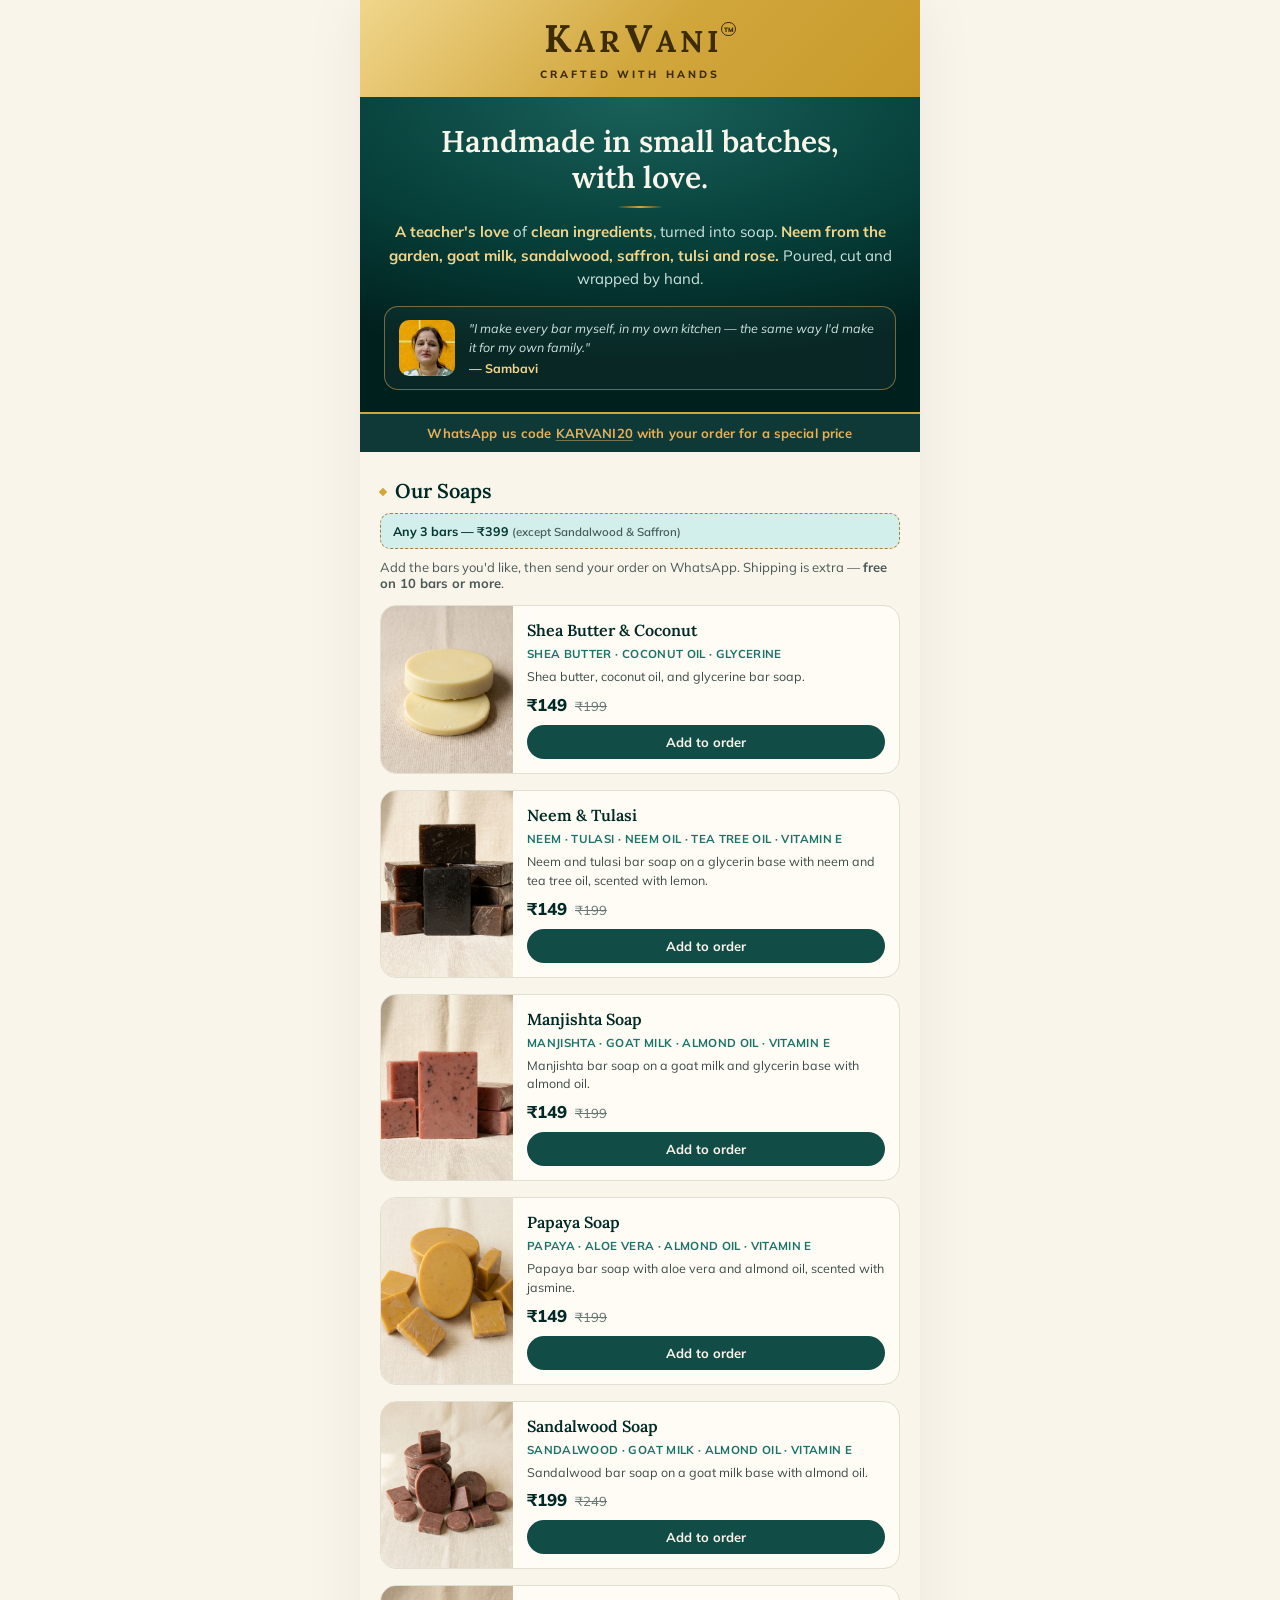
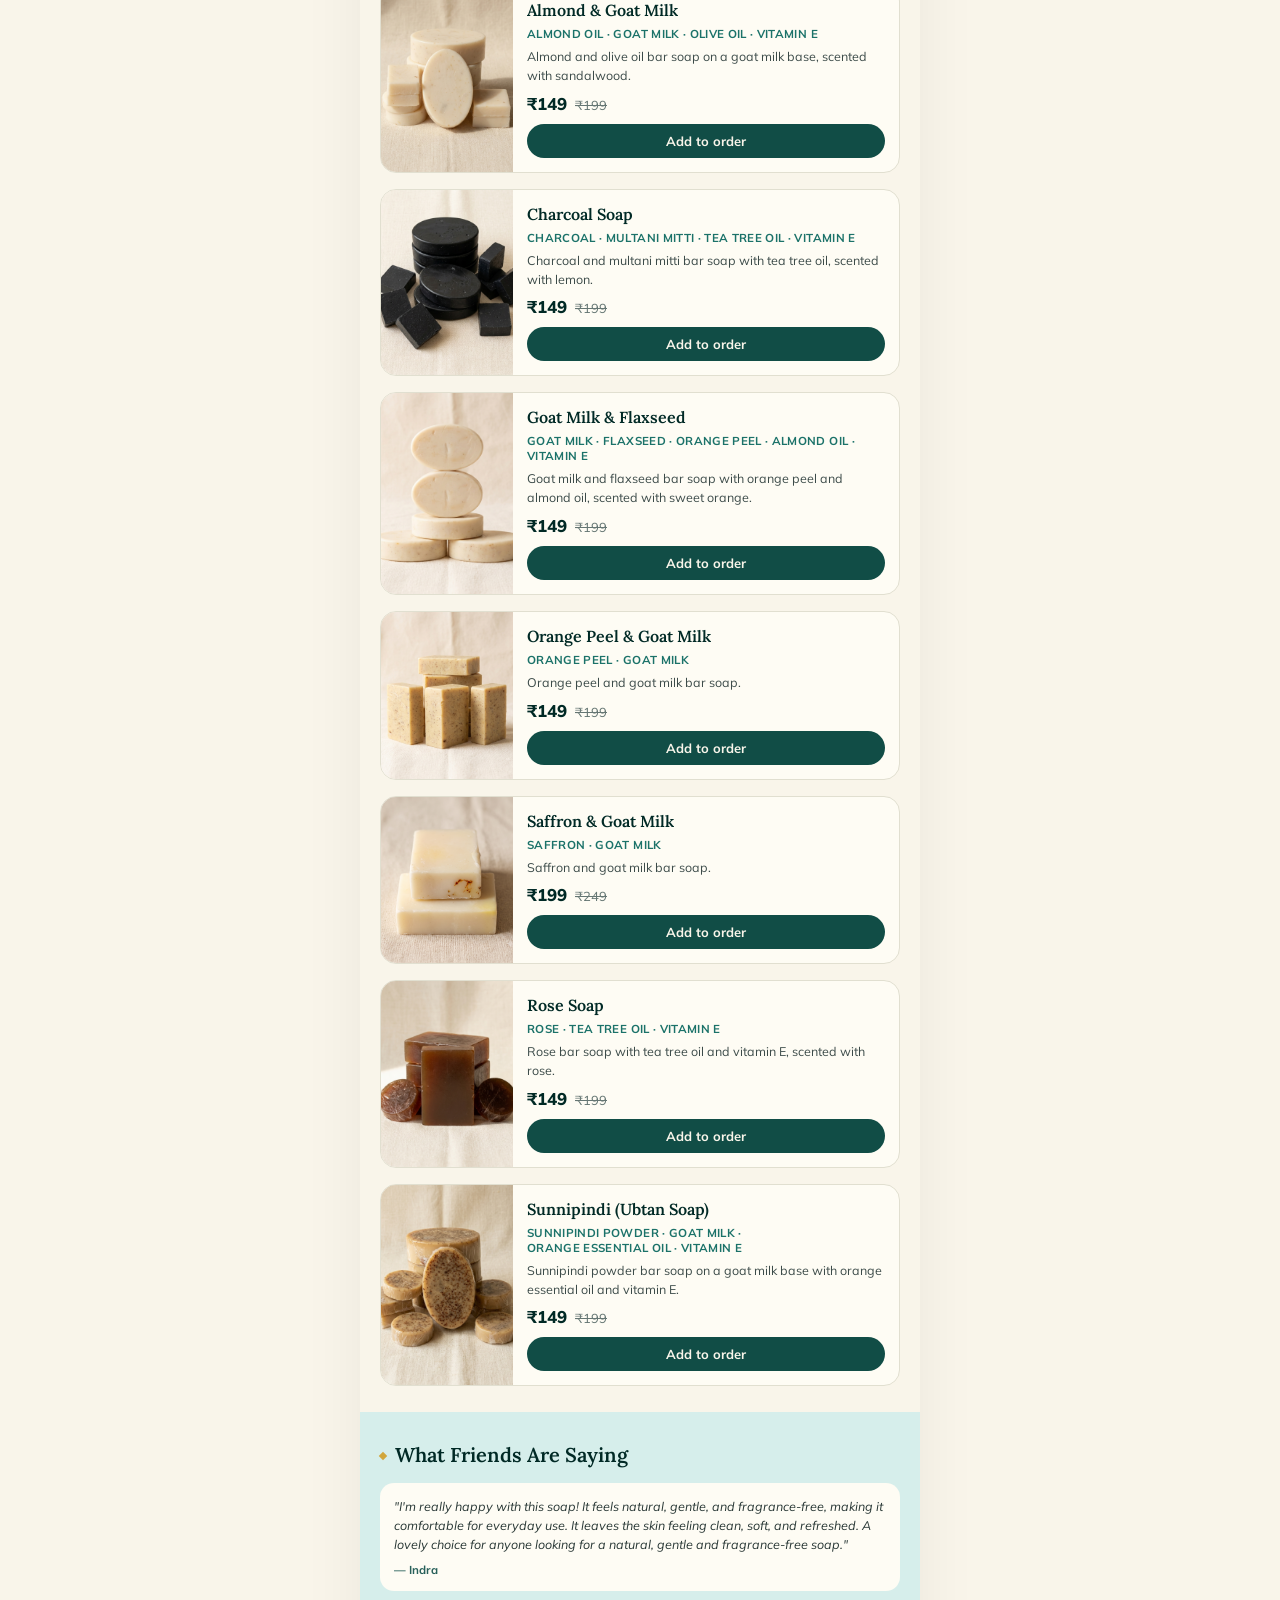
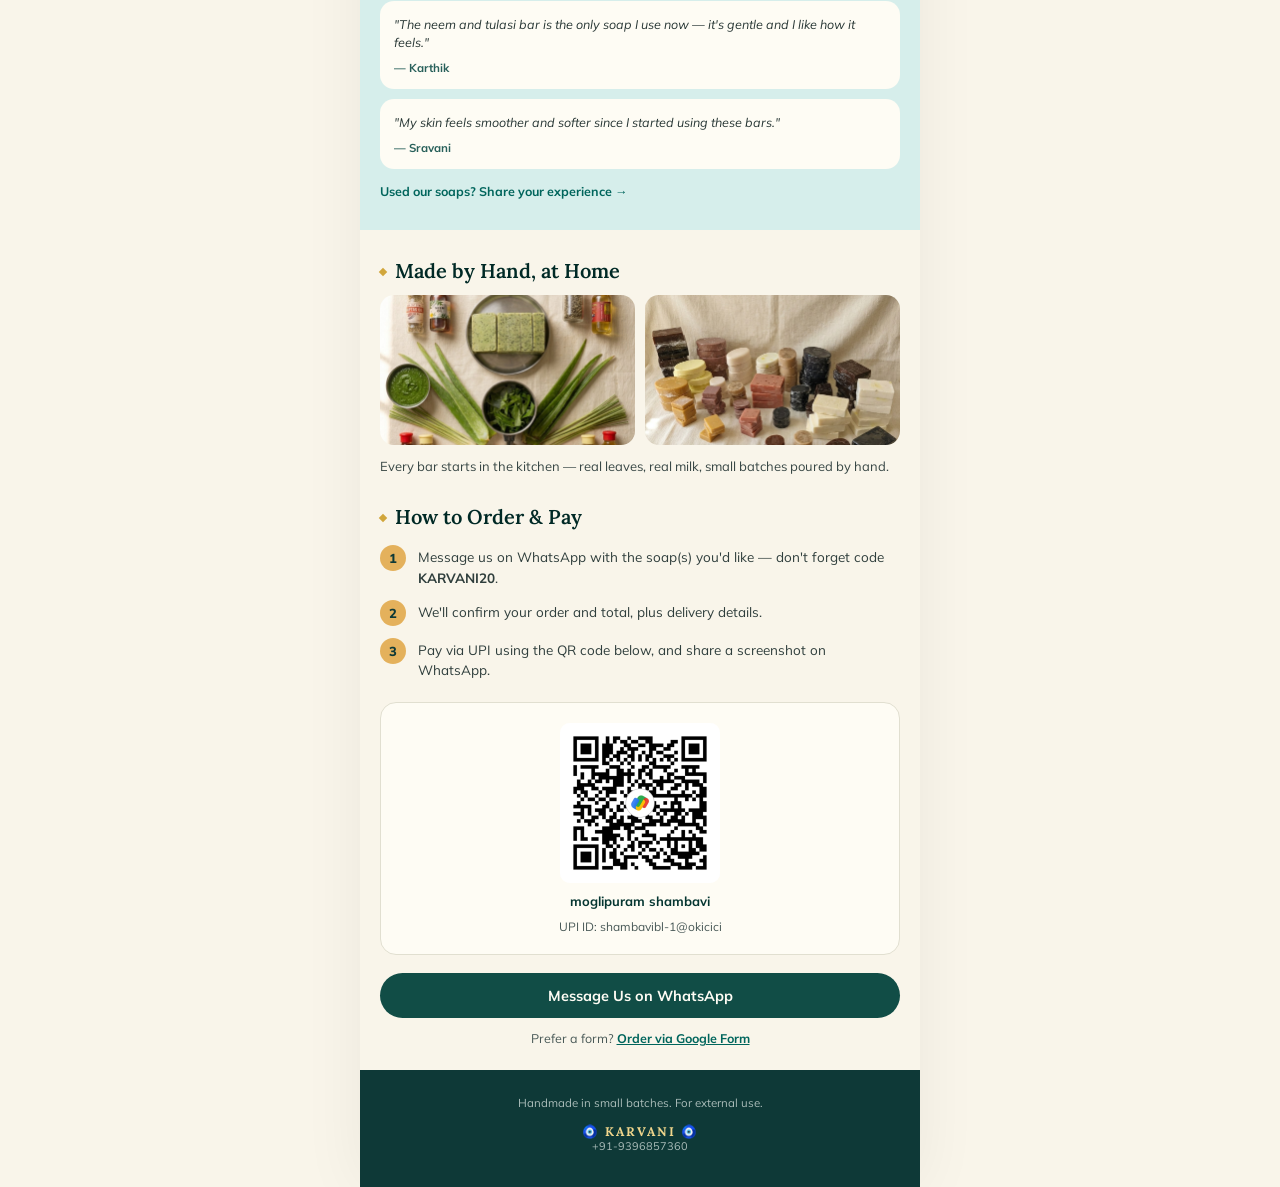
<file: index.html>
<!DOCTYPE html>
<html lang="en">
<head>
<meta charset="utf-8">
<meta name="viewport" content="width=device-width, initial-scale=1">
<title>KARVANI</title>
<meta name="description" content="Handmade bar soaps in small batches — neem, goat milk, saffron, charcoal. Order on WhatsApp.">
<meta name="theme-color" content="#0e3937">
<link rel="icon" type="image/png" href="assets/images/karvani-favicon-gold.png">
<link rel="apple-touch-icon" href="assets/images/karvani-logo-gold.png">
<link rel="preconnect" href="https://fonts.googleapis.com">
<link href="https://fonts.googleapis.com/css2?family=Lora:ital,wght@0,500;0,600;0,700;1,500&family=Mulish:wght@400;500;600;700;800&display=swap" rel="stylesheet">
<link rel="stylesheet" href="style.css">
</head>
<body>
<div class="page">

  <!-- HERO -->
  <section class="hero">
    <div class="hero-band">
      <div class="brandmark"><span class="cap">K</span>ar<span class="cap">v</span>ani<span class="tm">TM</span></div>
      <div class="brand-tagline">Crafted with hands</div>
    </div>

    <div class="hero-main">
      <h1 class="hero-title">Handmade in small batches, with&nbsp;love.</h1>
      <p class="hero-intro"><strong>A teacher's love</strong> of <strong>clean ingredients</strong>, turned into soap. <strong>Neem from the garden, goat milk, sandalwood, saffron, tulsi and rose.</strong> Poured, cut and wrapped by&nbsp;hand.</p>

      <div class="hero-quote">
        <img src="assets/images/sambavi-portrait.jpg" alt="Sambavi, who makes every bar by hand">
        <div class="hero-quote-text">"I make every bar myself, in my own kitchen &mdash; the same way I'd make it for my own family." <span class="hero-quote-name">&mdash; Sambavi</span></div>
      </div>
    </div>
  </section>

  <!-- PROMO BANNER -->
  <div class="promo-banner">
    WhatsApp us code <span class="promo-code" data-config="promoCode">KARVANI20</span> with your order for a special price
  </div>

  <!-- PRODUCTS -->
  <section class="products">
    <h2 class="section-title">Our Soaps</h2>
    <div class="bundle-callout"><span>Any 3 bars &mdash; &#8377;399 <span class="bundle-except">(except Sandalwood &amp; Saffron)</span></span></div>
    <p class="products-sub">Add the bars you'd like, then send your order on WhatsApp. Shipping is extra &mdash; <b>free on 10 bars or more</b>.</p>

    <div class="product-grid" id="product-grid">
      <article class="product-card" data-price="149" data-name="Shea Butter &amp; Coconut">
        <div class="product-image">
          <img src="assets/images/sheabutter-coconut-oil.png" alt="Shea butter and coconut soap bar">
        </div>
        <div class="product-body">
          <h3 class="product-name">Shea Butter &amp; Coconut</h3>
          <div class="product-ingredients">Shea&nbsp;Butter &middot; Coconut&nbsp;Oil &middot; Glycerine</div>
          <p class="product-description">Shea butter, coconut oil, and glycerine bar soap.</p>
          <div class="product-price">
            <span class="price-now">&#8377;149</span>
            <span class="price-mrp">&#8377;199</span>
          </div>
          <button class="btn-add" type="button" data-action="add">Add to order</button>
        </div>
      </article>

      <article class="product-card" data-price="149" data-name="Neem &amp; Tulasi">
        <div class="product-image">
          <img src="assets/images/neem-tulasi-soap.png" alt="Neem and tulasi soap bar" loading="lazy">
        </div>
        <div class="product-body">
          <h3 class="product-name">Neem &amp; Tulasi</h3>
          <div class="product-ingredients">Neem &middot; Tulasi &middot; Neem&nbsp;Oil &middot; Tea&nbsp;Tree&nbsp;Oil &middot; Vitamin&nbsp;E</div>
          <p class="product-description">Neem and tulasi bar soap on a glycerin base with neem and tea tree oil, scented with lemon.</p>
          <div class="product-price">
            <span class="price-now">&#8377;149</span>
            <span class="price-mrp">&#8377;199</span>
          </div>
          <button class="btn-add" type="button" data-action="add">Add to order</button>
        </div>
      </article>

      <article class="product-card" data-price="149" data-name="Manjishta Soap">
        <div class="product-image">
          <img src="assets/images/manjishta-soap.png" alt="Manjishta soap bar" loading="lazy">
        </div>
        <div class="product-body">
          <h3 class="product-name">Manjishta Soap</h3>
          <div class="product-ingredients">Manjishta &middot; Goat&nbsp;Milk &middot; Almond&nbsp;Oil &middot; Vitamin&nbsp;E</div>
          <p class="product-description">Manjishta bar soap on a goat milk and glycerin base with almond oil.</p>
          <div class="product-price">
            <span class="price-now">&#8377;149</span>
            <span class="price-mrp">&#8377;199</span>
          </div>
          <button class="btn-add" type="button" data-action="add">Add to order</button>
        </div>
      </article>

      <article class="product-card" data-price="149" data-name="Papaya Soap">
        <div class="product-image">
          <img src="assets/images/papaya-soap.png" alt="Papaya soap bar" loading="lazy">
        </div>
        <div class="product-body">
          <h3 class="product-name">Papaya Soap</h3>
          <div class="product-ingredients">Papaya &middot; Aloe&nbsp;Vera &middot; Almond&nbsp;Oil &middot; Vitamin&nbsp;E</div>
          <p class="product-description">Papaya bar soap with aloe vera and almond oil, scented with jasmine.</p>
          <div class="product-price">
            <span class="price-now">&#8377;149</span>
            <span class="price-mrp">&#8377;199</span>
          </div>
          <button class="btn-add" type="button" data-action="add">Add to order</button>
        </div>
      </article>

      <article class="product-card" data-price="199" data-name="Sandalwood Soap">
        <div class="product-image">
          <img src="assets/images/sandalwood-soap.png" alt="Sandalwood soap bar" loading="lazy">
        </div>
        <div class="product-body">
          <h3 class="product-name">Sandalwood Soap</h3>
          <div class="product-ingredients">Sandalwood &middot; Goat&nbsp;Milk &middot; Almond&nbsp;Oil &middot; Vitamin&nbsp;E</div>
          <p class="product-description">Sandalwood bar soap on a goat milk base with almond oil.</p>
          <div class="product-price">
            <span class="price-now">&#8377;199</span>
            <span class="price-mrp">&#8377;249</span>
          </div>
          <button class="btn-add" type="button" data-action="add">Add to order</button>
        </div>
      </article>

      <article class="product-card" data-price="149" data-name="Almond &amp; Goat Milk">
        <div class="product-image">
          <img src="assets/images/almond-goat-milk-soap.png" alt="Almond and goat milk soap bar" loading="lazy">
        </div>
        <div class="product-body">
          <h3 class="product-name">Almond &amp; Goat Milk</h3>
          <div class="product-ingredients">Almond&nbsp;Oil &middot; Goat&nbsp;Milk &middot; Olive&nbsp;Oil &middot; Vitamin&nbsp;E</div>
          <p class="product-description">Almond and olive oil bar soap on a goat milk base, scented with sandalwood.</p>
          <div class="product-price">
            <span class="price-now">&#8377;149</span>
            <span class="price-mrp">&#8377;199</span>
          </div>
          <button class="btn-add" type="button" data-action="add">Add to order</button>
        </div>
      </article>

      <article class="product-card" data-price="149" data-name="Charcoal Soap">
        <div class="product-image">
          <img src="assets/images/charcoal-soap.png?v=2" alt="Charcoal soap bar" loading="lazy">
        </div>
        <div class="product-body">
          <h3 class="product-name">Charcoal Soap</h3>
          <div class="product-ingredients">Charcoal &middot; Multani&nbsp;Mitti &middot; Tea&nbsp;Tree&nbsp;Oil &middot; Vitamin&nbsp;E</div>
          <p class="product-description">Charcoal and multani mitti bar soap with tea tree oil, scented with lemon.</p>
          <div class="product-price">
            <span class="price-now">&#8377;149</span>
            <span class="price-mrp">&#8377;199</span>
          </div>
          <button class="btn-add" type="button" data-action="add">Add to order</button>
        </div>
      </article>

      <article class="product-card" data-price="149" data-name="Goat Milk &amp; Flaxseed">
        <div class="product-image">
          <img src="assets/images/goat-milk-flaxseed.jpg" alt="Goat milk and flaxseed soap bar" loading="lazy">
        </div>
        <div class="product-body">
          <h3 class="product-name">Goat Milk &amp; Flaxseed</h3>
          <div class="product-ingredients">Goat&nbsp;Milk &middot; Flaxseed &middot; Orange&nbsp;Peel &middot; Almond&nbsp;Oil &middot; Vitamin&nbsp;E</div>
          <p class="product-description">Goat milk and flaxseed bar soap with orange peel and almond oil, scented with sweet orange.</p>
          <div class="product-price">
            <span class="price-now">&#8377;149</span>
            <span class="price-mrp">&#8377;199</span>
          </div>
          <button class="btn-add" type="button" data-action="add">Add to order</button>
        </div>
      </article>

      <article class="product-card" data-price="149" data-name="Orange Peel &amp; Goat Milk">
        <div class="product-image">
          <img src="assets/images/orange-peel-goat-milk.jpg" alt="Orange peel and goat milk soap bar" loading="lazy">
        </div>
        <div class="product-body">
          <h3 class="product-name">Orange Peel &amp; Goat Milk</h3>
          <div class="product-ingredients">Orange&nbsp;Peel &middot; Goat&nbsp;Milk</div>
          <p class="product-description">Orange peel and goat milk bar soap.</p>
          <div class="product-price">
            <span class="price-now">&#8377;149</span>
            <span class="price-mrp">&#8377;199</span>
          </div>
          <button class="btn-add" type="button" data-action="add">Add to order</button>
        </div>
      </article>

      <article class="product-card" data-price="199" data-name="Saffron &amp; Goat Milk">
        <div class="product-image">
          <img src="assets/images/saffron-goat-milk.png" alt="Saffron and goat milk soap bar" loading="lazy">
        </div>
        <div class="product-body">
          <h3 class="product-name">Saffron &amp; Goat Milk</h3>
          <div class="product-ingredients">Saffron &middot; Goat&nbsp;Milk</div>
          <p class="product-description">Saffron and goat milk bar soap.</p>
          <div class="product-price">
            <span class="price-now">&#8377;199</span>
            <span class="price-mrp">&#8377;249</span>
          </div>
          <button class="btn-add" type="button" data-action="add">Add to order</button>
        </div>
      </article>

      <article class="product-card" data-price="149" data-name="Rose Soap">
        <div class="product-image">
          <img src="assets/images/rose-soap.png" alt="Rose soap bar" loading="lazy">
        </div>
        <div class="product-body">
          <h3 class="product-name">Rose Soap</h3>
          <div class="product-ingredients">Rose &middot; Tea&nbsp;Tree&nbsp;Oil &middot; Vitamin&nbsp;E</div>
          <p class="product-description">Rose bar soap with tea tree oil and vitamin E, scented with rose.</p>
          <div class="product-price">
            <span class="price-now">&#8377;149</span>
            <span class="price-mrp">&#8377;199</span>
          </div>
          <button class="btn-add" type="button" data-action="add">Add to order</button>
        </div>
      </article>

      <article class="product-card" data-price="149" data-name="Sunnipindi (Ubtan Soap)">
        <div class="product-image">
          <img src="assets/images/sunnipindi-soap.png" alt="Sunnipindi soap bar" loading="lazy">
        </div>
        <div class="product-body">
          <h3 class="product-name">Sunnipindi (Ubtan Soap)</h3>
          <div class="product-ingredients">Sunnipindi&nbsp;Powder &middot; Goat&nbsp;Milk &middot; Orange&nbsp;Essential&nbsp;Oil &middot; Vitamin&nbsp;E</div>
          <p class="product-description">Sunnipindi powder bar soap on a goat milk base with orange essential oil and vitamin E.</p>
          <div class="product-price">
            <span class="price-now">&#8377;149</span>
            <span class="price-mrp">&#8377;199</span>
          </div>
          <button class="btn-add" type="button" data-action="add">Add to order</button>
        </div>
      </article>
    </div>
  </section>

  <!-- TESTIMONIALS -->
  <section class="testimonials">
    <h2 class="section-title">What Friends Are Saying</h2>
    <div class="testimonial-row">
      <div class="testimonial-card">
        <div class="testimonial-quote">"I'm really happy with this soap! It feels natural, gentle, and fragrance-free, making it comfortable for everyday use. It leaves the skin feeling clean, soft, and refreshed. A lovely choice for anyone looking for a natural, gentle and fragrance-free soap."</div>
        <div class="testimonial-name">&mdash; Indra</div>
      </div>
      <div class="testimonial-card">
        <div class="testimonial-quote">"The neem and tulasi bar is the only soap I use now &mdash; it's gentle and I like how it feels."</div>
        <div class="testimonial-name">&mdash; Karthik</div>
      </div>
      <div class="testimonial-card">
        <div class="testimonial-quote">"My skin feels smoother and softer since I started using these bars."</div>
        <div class="testimonial-name">&mdash; Sravani</div>
      </div>
    </div>
    <a class="feedback-link" id="feedback-link" href="#" target="_blank" rel="noopener">Used our soaps? Share your experience &rarr;</a>
  </section>

  <!-- MADE BY HAND -->
  <section class="made-by-hand">
    <h2 class="section-title">Made by Hand, at Home</h2>
    <div class="made-photos">
      <img src="assets/images/ingredients-flatlay.jpg" alt="Soap ingredients laid out" loading="lazy">
      <img src="assets/images/soap-batch.jpg" alt="Cut bars from a finished batch" loading="lazy">
    </div>
    <p class="made-text">Every bar starts in the kitchen &mdash; real leaves, real milk, small batches poured by hand.</p>
  </section>

  <!-- HOW TO ORDER -->
  <section class="how-to-order">
    <h2 class="section-title">How to Order &amp; Pay</h2>

    <div class="steps">
      <div class="step">
        <div class="step-num">1</div>
        <div class="step-text">Message us on WhatsApp with the soap(s) you'd like &mdash; don't forget code <b data-config="promoCode">KARVANI20</b>.</div>
      </div>
      <div class="step">
        <div class="step-num">2</div>
        <div class="step-text">We'll confirm your order and total, plus delivery details.</div>
      </div>
      <div class="step">
        <div class="step-num">3</div>
        <div class="step-text">Pay via UPI using the QR code below, and share a screenshot on WhatsApp.</div>
      </div>
    </div>

    <div class="upi-card">
      <img class="upi-qr" src="assets/images/upi-qr.jpg" alt="UPI QR code — scan with any UPI app to pay" width="160" height="160" loading="lazy">
      <div class="upi-payee" data-config="payeeName">moglipuram shambavi</div>
      <div class="upi-id">UPI ID: <span data-config="upiId">shambavibl-1@okicici</span></div>
    </div>

    <a class="btn-wa" id="general-wa-link" href="#" target="_blank" rel="noopener">Message Us on WhatsApp</a>
    <div class="form-line">Prefer a form? <a id="order-form-link" href="#" target="_blank" rel="noopener">Order via Google Form</a></div>
  </section>

  <!-- FOOTER -->
  <footer class="site-footer">
    <div class="footer-note">Handmade in small batches. For external use.</div>
    <div class="footer-brand"><b>🧿 KARVANI 🧿</b><br><span data-config="whatsappDisplay">+91-9396857360</span></div>
  </footer>

  <!-- spacer so the sticky bar never covers the last content -->
  <div id="order-bar-spacer" hidden></div>

  <!-- STICKY ORDER BAR -->
  <div class="order-bar" id="order-bar" hidden>
    <div class="order-bar-row">
      <div>
        <div class="order-bar-total"><span id="cart-count">0 bars</span> &middot; &#8377;<span id="cart-total">0</span></div>
        <div class="ship-note">+ shipping</div>
        <div class="order-bar-bundle" id="bundle-note" hidden>3-bar bundle price applied &check;</div>
      </div>
      <a class="btn-send" id="send-order-link" href="#" target="_blank" rel="noopener">Send order on WhatsApp</a>
    </div>
  </div>

</div>
<script src="app.js"></script>
</body>
</html>
</file>
<file: style.css>
/* Hues track the logo: teal 185 for the circle, gold 78 for the ring and K/V. */
:root {
  --cream: oklch(97% 0.015 90);
  --leaf-dark: oklch(30% 0.05 185);
  --ink: oklch(28% 0.02 185);
  --ink-soft: oklch(35% 0.02 185);
  --ink-mute: oklch(45% 0.02 185);
  --heading: oklch(25% 0.05 185);
  --card-bg: oklch(99% 0.01 90);
  --card-border: oklch(90% 0.02 100);
  --btn-bg: oklch(38% 0.06 185);
  --btn-bg-hover: oklch(31% 0.06 185);
  --link: oklch(45% 0.09 185);
  --link-hover: oklch(38% 0.09 185);
  --teal-deep: #0e3937;
  --gold: #e4b15c;
  --gold-lite: #f0d68c; /* bright enough to clear AA at the gradient's peak */
  --gold-mid: #d1a63b;
  --gold-deep: #c89a2b;
  --bronze: #3d2c04; /* logo lettering, darkened to clear AA on the gold band */
  --on-dark: oklch(90% 0.02 185);
}

* { box-sizing: border-box; }

[hidden] { display: none !important; }

::selection { background: oklch(85% 0.05 185); }

body {
  margin: 0;
  font-family: 'Mulish', sans-serif;
  background: var(--cream);
  color: var(--ink);
}

a { color: var(--link); }
a:hover { color: var(--link-hover); }

.page {
  max-width: 560px;
  margin: 0 auto;
  min-height: 100vh;
  position: relative;
  box-shadow: 0 0 60px rgba(0, 0, 0, 0.06);
}

/* ---- Hero ---- */

.hero { text-align: center; }

/* Full-bleed gold band carrying the wordmark. */
.hero-band {
  background: linear-gradient(135deg, var(--gold-lite) 0%, var(--gold-mid) 52%, var(--gold-deep) 100%);
  padding: 19px 20px 16px;
  text-align: center;
}

/* Tall K and V echo the drawn mark. */
.brandmark {
  font-family: 'Lora', serif;
  font-weight: 700;
  font-size: 30px;
  line-height: 1;
  letter-spacing: 0.14em;
  text-transform: uppercase;
  color: var(--bronze);
}

.brandmark .cap { font-size: 1.28em; }

.brandmark .tm {
  display: inline-block;
  width: 2.35em;
  height: 2.35em;
  line-height: 2.25em;
  text-align: center;
  font-family: 'Mulish', system-ui, sans-serif;
  font-size: 0.21em;
  font-weight: 900;
  letter-spacing: 0;
  vertical-align: 3.25em;
  margin-left: -2px;
  border: 1.5px solid currentColor;
  border-radius: 50%;
}

.brand-tagline {
  margin-top: 10px;
  padding-right: 20px;
  font-size: 10.5px;
  font-weight: 800;
  letter-spacing: 0.3em;
  text-transform: uppercase;
  color: var(--bronze);
}

/* Wide light range top-to-bottom; the peak is capped by what gold can sit on. */
.hero-main {
  background:
    radial-gradient(135% 108% at 50% 0%, oklch(45% 0.07 185) 0%, oklch(33% 0.055 185) 45%, transparent 78%),
    oklch(22% 0.04 185);
  padding: 26px 24px 22px;
}

/* Gold hairline echoing the logo ring. */
.hero-title::after {
  content: "";
  display: block;
  width: 46px;
  height: 2px;
  margin: 11px auto 0;
  border-radius: 2px;
  background: linear-gradient(90deg, transparent, var(--gold-mid), transparent);
}

.hero-title {
  font-family: 'Lora', serif;
  font-weight: 600;
  font-size: 30px;
  line-height: 1.2;
  margin: 0 0 8px;
  color: var(--cream);
}

.hero-intro {
  font-size: 15px;
  line-height: 1.55;
  margin: 12px 0 16px;
  color: var(--on-dark);
}

.hero-intro strong {
  font-weight: 700;
  color: var(--gold-lite);
}

.hero-quote {
  display: flex;
  gap: 14px;
  align-items: center;
  background: oklch(100% 0 0 / 0.035);
  border: 1px solid oklch(74% 0.11 80 / 0.55);
  border-radius: 14px;
  padding: 12px 14px;
  text-align: left;
}

.hero-quote img {
  width: 56px;
  height: 56px;
  border-radius: 10px;
  flex-shrink: 0;
  object-fit: cover;
}

.hero-quote-text {
  font-size: 12.5px;
  line-height: 1.5;
  color: var(--on-dark);
  font-style: italic;
}

.hero-quote-name {
  display: block;
  font-style: normal;
  font-weight: 700;
  margin-top: 2px;
  color: var(--gold-lite);
}

/* ---- Promo banner ---- */

.promo-banner {
  background: var(--teal-deep);
  color: var(--gold);
  border-top: 2px solid var(--gold-mid);
  padding: 11px 24px;
  font-size: 13px;
  font-weight: 700;
  text-align: center;
  letter-spacing: 0.01em;
}

.promo-code {
  text-decoration: underline;
  text-underline-offset: 2px;
  text-decoration-color: oklch(78% 0.11 78 / 0.5);
}

/* ---- Products ---- */

.products {
  padding: 26px 20px 8px;
}

.section-title {
  font-family: 'Lora', serif;
  font-weight: 600;
  font-size: 20px;
  margin: 0 0 16px;
  color: var(--heading);
}

/* Diamond lifted from the logo, used to mark each section. */
.section-title::before {
  content: "";
  display: inline-block;
  width: 6px;
  height: 6px;
  margin-right: 9px;
  vertical-align: 3px;
  background: var(--gold-mid);
  transform: rotate(45deg);
}

.products .section-title { margin-bottom: 10px; }

.products-sub {
  font-size: 13px;
  margin: 0 0 14px;
  color: var(--ink-mute);
}

.bundle-callout {
  display: flex;
  align-items: center;
  gap: 8px;
  background: oklch(93% 0.03 190);
  border: 1px dashed oklch(62% 0.1 80);
  border-radius: 10px;
  padding: 9px 12px;
  margin-bottom: 10px;
  font-size: 12.5px;
  font-weight: 700;
  color: var(--leaf-dark);
}

.bundle-except {
  font-size: 11.5px;
  font-weight: 600;
  color: oklch(45% 0.03 185);
}

.product-grid {
  display: flex;
  flex-direction: column;
  gap: 16px;
  padding-bottom: 18px;
}

.product-card {
  background: var(--card-bg);
  border: 1px solid var(--card-border);
  border-radius: 16px;
  overflow: hidden;
  display: flex;
}

.product-image {
  width: 132px;
  flex-shrink: 0;
  position: relative;
  overflow: hidden;
}

.product-image img {
  width: 100%;
  height: 100%;
  object-fit: cover;
  display: block;
}

.product-caption {
  position: absolute;
  left: 0;
  right: 0;
  bottom: 0;
  padding: 4px 6px;
  background: linear-gradient(0deg, rgba(0, 0, 0, 0.55), rgba(0, 0, 0, 0));
  font-size: 9px;
  font-weight: 700;
  color: white;
  text-align: center;
  letter-spacing: 0.01em;
}

.product-body {
  flex: 1;
  padding: 14px;
  display: flex;
  flex-direction: column;
  gap: 6px;
  min-width: 0;
}

.product-name {
  font-family: 'Lora', serif;
  font-weight: 600;
  font-size: 16px;
  margin: 0;
  color: var(--heading);
}

.product-ingredients {
  font-size: 11.5px;
  font-weight: 700;
  text-transform: uppercase;
  letter-spacing: 0.03em;
  color: oklch(50% 0.08 185);
}

.product-description {
  font-size: 12.5px;
  line-height: 1.5;
  margin: 0;
  color: oklch(40% 0.02 185);
}

.product-price {
  display: flex;
  align-items: baseline;
  gap: 8px;
  margin-top: 2px;
}

.price-now {
  font-size: 17px;
  font-weight: 800;
  color: var(--heading);
}

.price-mrp {
  font-size: 13px;
  color: oklch(55% 0.02 185);
  text-decoration: line-through;
}

.btn-add {
  margin-top: 4px;
  background: var(--btn-bg);
  color: var(--cream);
  font-family: inherit;
  font-weight: 700;
  font-size: 13px;
  padding: 9px 12px;
  border: none;
  border-radius: 100px;
  cursor: pointer;
  width: 100%;
}

.btn-add:hover {
  background: var(--btn-bg-hover);
}

/* ---- Qty stepper (swapped in for .btn-add once qty > 0) ---- */

.qty-stepper {
  margin-top: 4px;
  display: flex;
  align-items: center;
  justify-content: space-between;
  background: oklch(94% 0.02 185);
  border-radius: 100px;
  padding: 4px;
}

.qty-btn {
  width: 32px;
  height: 32px;
  border: none;
  border-radius: 50%;
  font-size: 20px;
  font-weight: 700;
  cursor: pointer;
  line-height: 1;
}

.qty-dec {
  background: var(--card-bg);
  color: var(--leaf-dark);
}

.qty-inc {
  background: var(--btn-bg);
  color: var(--card-bg);
}

.qty-label {
  font-size: 14px;
  font-weight: 800;
  color: var(--heading);
}

/* ---- Sticky order bar ---- */

#order-bar-spacer { height: 96px; }

.order-bar {
  position: fixed;
  bottom: 0;
  left: 50%;
  transform: translateX(-50%);
  width: 100%;
  max-width: 560px;
  background: var(--card-bg);
  border-top: 1px solid var(--card-border);
  box-shadow: 0 -6px 24px rgba(0, 0, 0, 0.1);
  padding: 12px 20px 16px;
  z-index: 50;
}

.order-bar-row {
  display: flex;
  align-items: center;
  justify-content: space-between;
  gap: 12px;
}

.order-bar-total {
  font-size: 15px;
  font-weight: 800;
  color: var(--heading);
}

.ship-note {
  font-size: 11px;
  margin-top: 1px;
  font-weight: 700;
  color: oklch(45% 0.02 185);
}

.order-bar-bundle {
  font-size: 11px;
  font-weight: 700;
  color: oklch(50% 0.1 185);
  margin-top: 1px;
}

.btn-send {
  flex-shrink: 0;
  background: var(--btn-bg);
  color: var(--card-bg);
  font-weight: 700;
  font-size: 14px;
  padding: 13px 20px;
  border-radius: 100px;
  text-decoration: none;
  white-space: nowrap;
}

.btn-send:hover {
  background: var(--btn-bg-hover);
  color: var(--card-bg);
}

/* Small phones: keep count + send button on one row inside the sticky bar */
@media (max-width: 380px) {
  .btn-send {
    font-size: 13px;
    padding: 12px 14px;
  }
  .order-bar {
    padding-left: 14px;
    padding-right: 14px;
  }
}

/* ---- Testimonials ---- */

.testimonials {
  padding: 30px 20px;
  background: oklch(93% 0.025 190);
}

.testimonial-row {
  display: flex;
  flex-direction: column;
  gap: 10px;
}

.testimonial-card {
  background: var(--card-bg);
  border-radius: 14px;
  padding: 14px;
}

.testimonial-quote {
  font-size: 12.5px;
  line-height: 1.5;
  color: oklch(32% 0.02 185);
  font-style: italic;
}

.testimonial-name {
  font-size: 11.5px;
  font-weight: 700;
  margin-top: 8px;
  color: oklch(45% 0.06 185);
}

.feedback-link {
  display: inline-block;
  margin-top: 14px;
  font-size: 12.5px;
  font-weight: 700;
  color: var(--link);
  text-decoration: none;
}

/* ---- Made by hand ---- */

.made-by-hand {
  padding: 28px 20px 14px;
}

.made-by-hand .section-title { margin-bottom: 12px; }

.made-photos {
  display: flex;
  gap: 10px;
}

.made-photos img {
  flex: 1;
  width: 0;
  height: 150px;
  object-fit: cover;
  border-radius: 14px;
}

.made-text {
  font-size: 13px;
  line-height: 1.5;
  margin: 12px 0 0;
  color: oklch(38% 0.02 185);
}

/* ---- How to order ---- */

.how-to-order {
  padding: 14px 20px 24px;
}

.steps {
  display: flex;
  flex-direction: column;
  gap: 12px;
  margin-bottom: 22px;
}

.step {
  display: flex;
  gap: 12px;
  align-items: flex-start;
}

.step-num {
  width: 26px;
  height: 26px;
  border-radius: 50%;
  background: var(--gold);
  color: var(--teal-deep);
  font-weight: 800;
  font-size: 13px;
  display: flex;
  align-items: center;
  justify-content: center;
  flex-shrink: 0;
}

.step-text {
  font-size: 13.5px;
  line-height: 1.5;
  padding-top: 2px;
  color: var(--ink-soft);
}

.upi-card {
  background: var(--card-bg);
  border: 1px solid var(--card-border);
  border-radius: 16px;
  padding: 20px;
  display: flex;
  flex-direction: column;
  align-items: center;
  gap: 10px;
}

.upi-qr {
  width: 160px;
  height: 160px;
  border-radius: 10px;
  background: #fff;
  object-fit: contain;
}

.upi-payee {
  font-size: 13px;
  font-weight: 700;
  color: var(--leaf-dark);
}

.upi-id {
  font-size: 12px;
  color: var(--ink-mute);
}

.btn-wa {
  display: block;
  text-align: center;
  margin-top: 18px;
  background: var(--btn-bg);
  color: var(--card-bg);
  font-weight: 700;
  font-size: 14.5px;
  padding: 13px 12px;
  border-radius: 100px;
  text-decoration: none;
}

.btn-wa:hover {
  background: var(--btn-bg-hover);
  color: var(--card-bg);
}

.form-line {
  text-align: center;
  margin-top: 12px;
  font-size: 12.5px;
  color: var(--ink-mute);
}

.form-line a { font-weight: 700; }

/* ---- Footer ---- */

/* Dark close bookending the masthead. */
.site-footer {
  padding: 24px 24px 34px;
  text-align: center;
  background: var(--teal-deep);
}

.footer-note {
  font-size: 11.5px;
  line-height: 1.6;
  color: oklch(78% 0.02 185);
}

.footer-brand {
  font-size: 11px;
  margin-top: 10px;
  color: oklch(78% 0.02 185);
}

.footer-brand b {
  font-family: 'Lora', serif;
  font-size: 12.5px;
  font-weight: 700;
  letter-spacing: 0.16em;
  color: var(--gold-lite);
}
</file>
